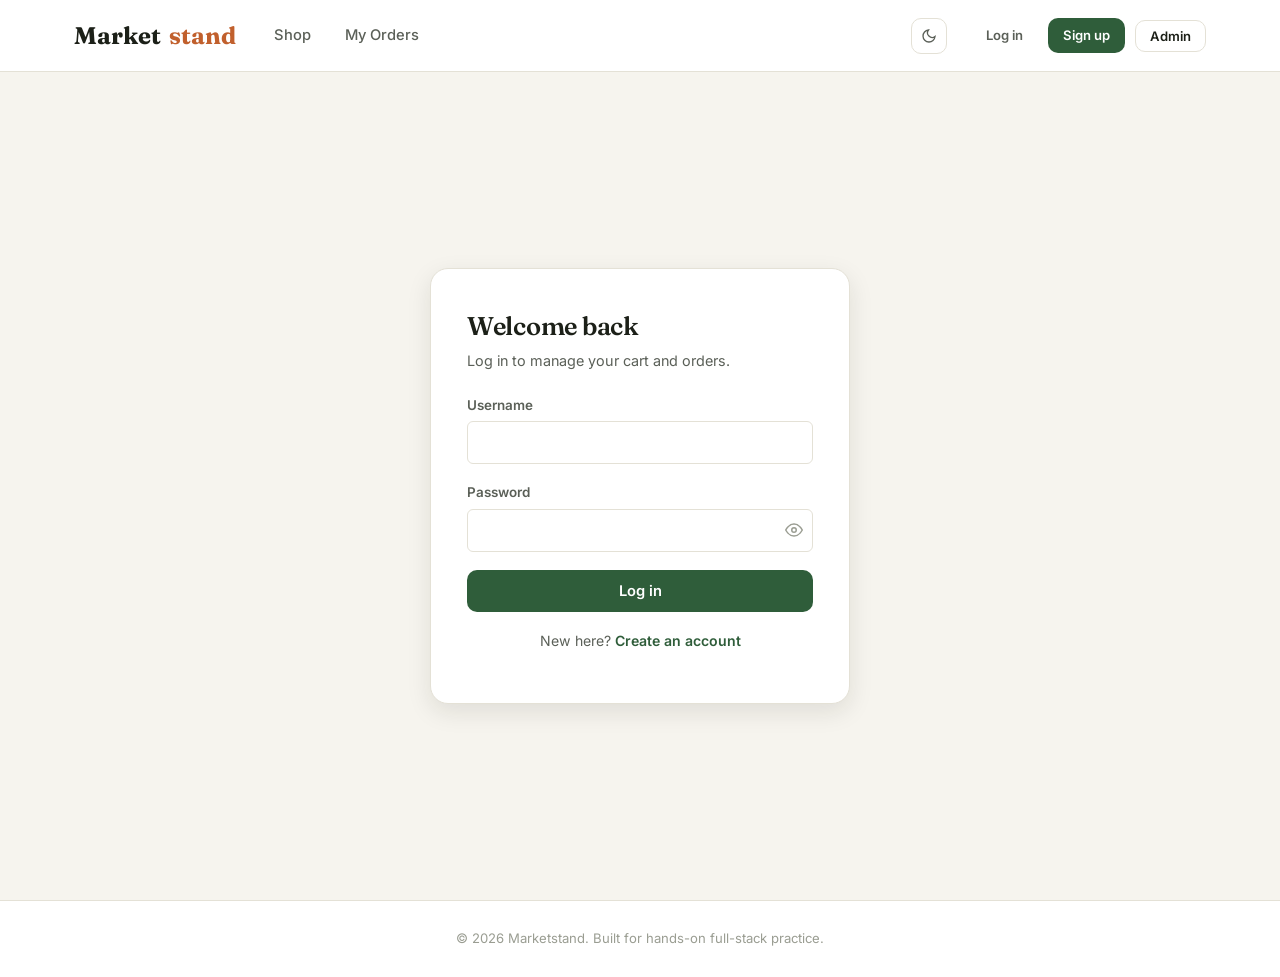
<file: frontend/admin-dashboard.html>
<!DOCTYPE html>
<html lang="en">
<head>
  <meta charset="UTF-8">
  <meta name="viewport" content="width=device-width, initial-scale=1.0">
  <title>Admin Dashboard · Marketstand</title>
  <link rel="stylesheet" href="css/style.css">
</head>
<body data-page="admin-dashboard" data-requires-admin="true">

  <header class="site-header">
    <div class="container">
      <a href="index.html" class="brand">Market<span class="dot">stand</span></a>
      <nav class="main-nav">
        <a href="index.html" data-nav="catalog">Shop</a>
        <a href="orders.html" data-nav="orders">My Orders</a>
        <a href="admin-dashboard.html" data-nav="admin" class="admin-link" id="adminNavLink" hidden>Admin</a>
      </nav>
      <div class="nav-actions" id="navActions"></div>
    </div>
  </header>

  <div class="admin-shell">
    <aside class="admin-sidebar">
      <span class="eyebrow">Admin</span>
      <a href="admin-dashboard.html" data-nav="admin-dashboard">Dashboard</a>
      <a href="admin-products.html" data-nav="admin-products">Products</a>
      <a href="admin-orders.html" data-nav="admin-orders">Orders</a>
      <a href="admin-users.html" data-nav="admin-users">Users</a>
    </aside>

    <main class="admin-main">
      <div class="admin-main-head">
        <h1>Dashboard</h1>
      </div>

      <div class="stat-grid">
        <div class="stat-card"><span>Total Products</span><strong id="statProducts">—</strong></div>
        <div class="stat-card"><span>Total Orders</span><strong id="statOrders">—</strong></div>
        <div class="stat-card"><span>Pending Orders</span><strong id="statPending">—</strong></div>
        <div class="stat-card"><span>Total Revenue</span><strong id="statRevenue">—</strong></div>
      </div>

      <div class="panel">
        <div class="panel-head">
          <h2>Recent Orders</h2>
          <a href="admin-orders.html" class="btn btn-ghost btn-sm">View all</a>
        </div>
        <div id="recentOrdersTable">
          <div class="loading-row">Loading…</div>
        </div>
      </div>
    </main>
  </div>

  <div id="toast-stack"></div>

  <script src="js/config.js"></script>
  <script src="js/api.js"></script>
  <script src="js/ui.js"></script>
  <script src="js/nav.js"></script>
  <script src="js/admin-dashboard.js"></script>
</body>
</html>
</file>
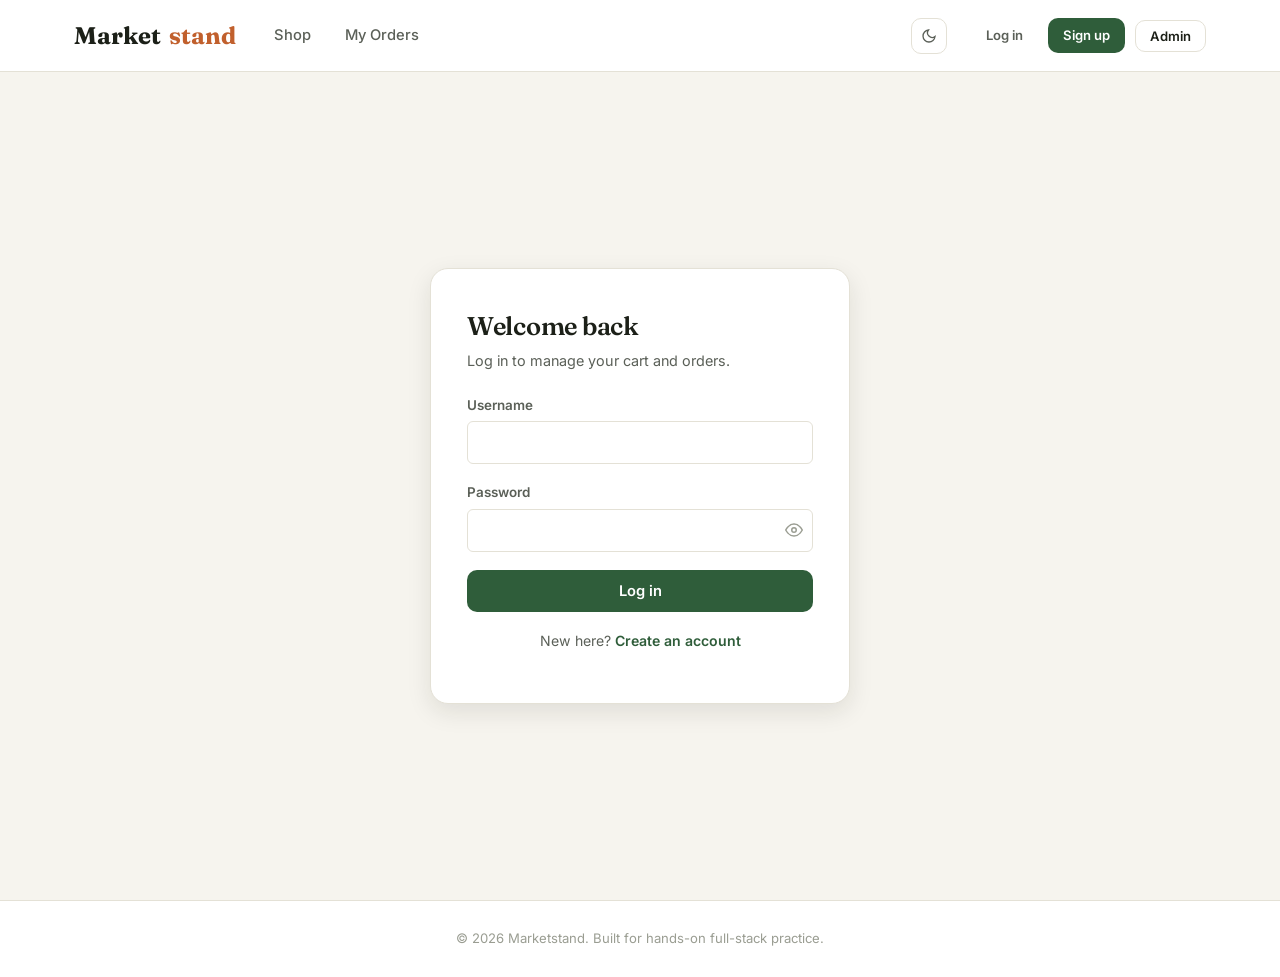
<file: frontend/admin-orders.html>
<!DOCTYPE html>
<html lang="en">
<head>
  <meta charset="UTF-8">
  <meta name="viewport" content="width=device-width, initial-scale=1.0">
  <title>Manage Orders · Marketstand</title>
  <link rel="stylesheet" href="css/style.css">
</head>
<body data-page="admin-orders" data-requires-admin="true">

  <header class="site-header">
    <div class="container">
      <a href="index.html" class="brand">Market<span class="dot">stand</span></a>
      <nav class="main-nav">
        <a href="index.html" data-nav="catalog">Shop</a>
        <a href="orders.html" data-nav="orders">My Orders</a>
        <a href="admin-dashboard.html" data-nav="admin" class="admin-link" id="adminNavLink" hidden>Admin</a>
      </nav>
      <div class="nav-actions" id="navActions"></div>
    </div>
  </header>

  <div class="admin-shell">
    <aside class="admin-sidebar">
      <span class="eyebrow">Admin</span>
      <a href="admin-dashboard.html" data-nav="admin-dashboard">Dashboard</a>
      <a href="admin-products.html" data-nav="admin-products">Products</a>
      <a href="admin-orders.html" data-nav="admin-orders">Orders</a>
      <a href="admin-users.html" data-nav="admin-users">Users</a>
    </aside>

    <main class="admin-main">
      <div class="admin-main-head">
        <h1>Orders</h1>
      </div>

      <div class="panel">
        <div class="panel-head">
          <h2>All Orders</h2>
          <select class="sort-select" id="statusFilter">
            <option value="">All statuses</option>
            <option value="pending">Pending</option>
            <option value="processing">Processing</option>
            <option value="shipped">Shipped</option>
            <option value="delivered">Delivered</option>
            <option value="cancelled">Cancelled</option>
          </select>
        </div>
        <div id="ordersTableContainer">
          <div class="loading-row">Loading orders…</div>
        </div>
      </div>
    </main>
  </div>

  <div id="toast-stack"></div>

  <script src="js/config.js"></script>
  <script src="js/api.js"></script>
  <script src="js/ui.js"></script>
  <script src="js/nav.js"></script>
  <script src="js/admin-orders.js"></script>
</body>
</html>
</file>
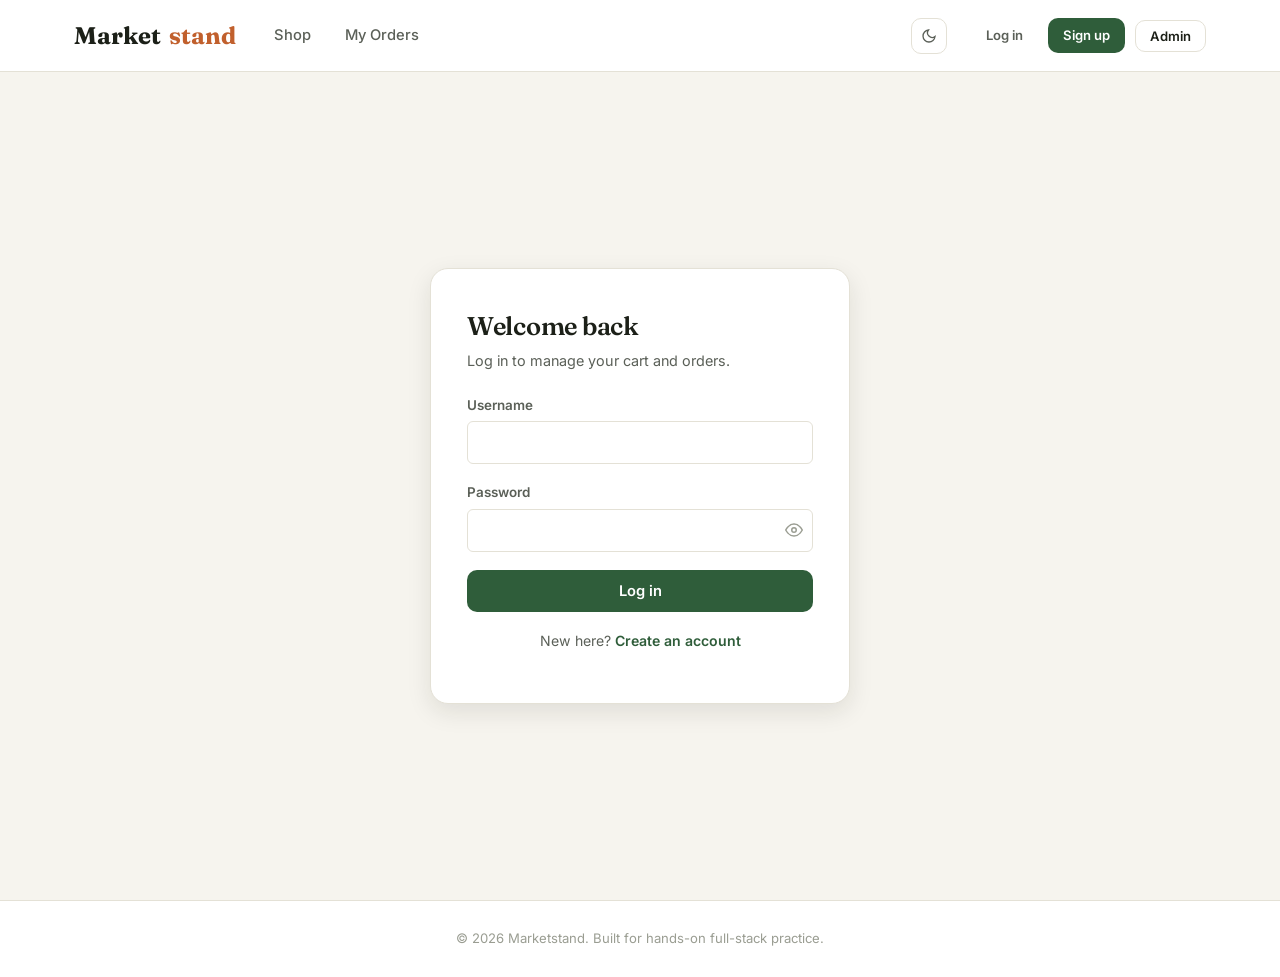
<file: frontend/admin-products.html>
<!DOCTYPE html>
<html lang="en">
<head>
  <meta charset="UTF-8">
  <meta name="viewport" content="width=device-width, initial-scale=1.0">
  <title>Manage Products · Marketstand</title>
  <link rel="stylesheet" href="css/style.css">
</head>
<body data-page="admin-products" data-requires-admin="true">

  <header class="site-header">
    <div class="container">
      <a href="index.html" class="brand">Market<span class="dot">stand</span></a>
      <nav class="main-nav">
        <a href="index.html" data-nav="catalog">Shop</a>
        <a href="orders.html" data-nav="orders">My Orders</a>
        <a href="admin-dashboard.html" data-nav="admin" class="admin-link" id="adminNavLink" hidden>Admin</a>
      </nav>
      <div class="nav-actions" id="navActions"></div>
    </div>
  </header>

  <div class="admin-shell">
    <aside class="admin-sidebar">
      <span class="eyebrow">Admin</span>
      <a href="admin-dashboard.html" data-nav="admin-dashboard">Dashboard</a>
      <a href="admin-products.html" data-nav="admin-products">Products</a>
      <a href="admin-orders.html" data-nav="admin-orders">Orders</a>
      <a href="admin-users.html" data-nav="admin-users">Users</a>
    </aside>

    <main class="admin-main">
      <div class="admin-main-head">
        <h1>Products</h1>
        <button type="button" class="btn btn-primary" id="addProductBtn">Add Product</button>
      </div>

      <div class="panel">
        <div class="panel-head">
          <h2>All Products</h2>
          <div class="search-box">
            <svg width="16" height="16" viewBox="0 0 24 24" fill="none" stroke="currentColor" stroke-width="2">
              <circle cx="11" cy="11" r="7"/><path d="M21 21l-3.5-3.5"/>
            </svg>
            <input type="text" id="productSearchInput" placeholder="Search products…">
          </div>
        </div>
        <div id="productsTableContainer">
          <div class="loading-row">Loading products…</div>
        </div>
      </div>
    </main>
  </div>

  <div class="modal-overlay" id="productModalOverlay" hidden>
    <div class="modal-card">
      <div class="modal-head">
        <h2 id="productModalTitle">Add Product</h2>
        <button type="button" class="modal-close" id="productModalClose" aria-label="Close">&times;</button>
      </div>
      <form id="productForm">
        <input type="hidden" id="productId">

        <div class="field">
          <label for="productName">Name</label>
          <input type="text" id="productName" required>
        </div>

        <div class="form-row-2">
          <div class="field">
            <label for="productPrice">Price</label>
            <input type="number" id="productPrice" min="0" step="0.01" required>
          </div>
          <div class="field">
            <label for="productStock">Stock</label>
            <input type="number" id="productStock" min="0" step="1" required>
          </div>
        </div>

        <div class="field">
          <label for="productCategory">Category</label>
          <select id="productCategory">
            <option value="">Uncategorized</option>
          </select>
        </div>

        <div class="field">
          <label for="productDescription">Description</label>
          <textarea id="productDescription" rows="4"></textarea>
        </div>

        <div class="field">
          <label for="productImageUrl">Image URL</label>
          <input type="url" id="productImageUrl" placeholder="https://example.com/image.jpg">
          <span class="field-hint">Paste an image link. Leave empty to keep the current image when editing.</span>
        </div>

        <div class="field">
          <label>
            <input type="checkbox" id="productActive" checked>
            Active (visible in the storefront)
          </label>
        </div>

        <div class="alert" id="productFormError" hidden></div>

        <div class="modal-foot">
          <button type="button" class="btn btn-outline" id="productCancelBtn">Cancel</button>
          <button type="submit" class="btn btn-primary" id="productSaveBtn">Save Product</button>
        </div>
      </form>
    </div>
  </div>

  <div id="toast-stack"></div>

  <script src="js/config.js"></script>
  <script src="js/api.js"></script>
  <script src="js/ui.js"></script>
  <script src="js/nav.js"></script>
  <script src="js/admin-products.js"></script>
</body>
</html>
</file>
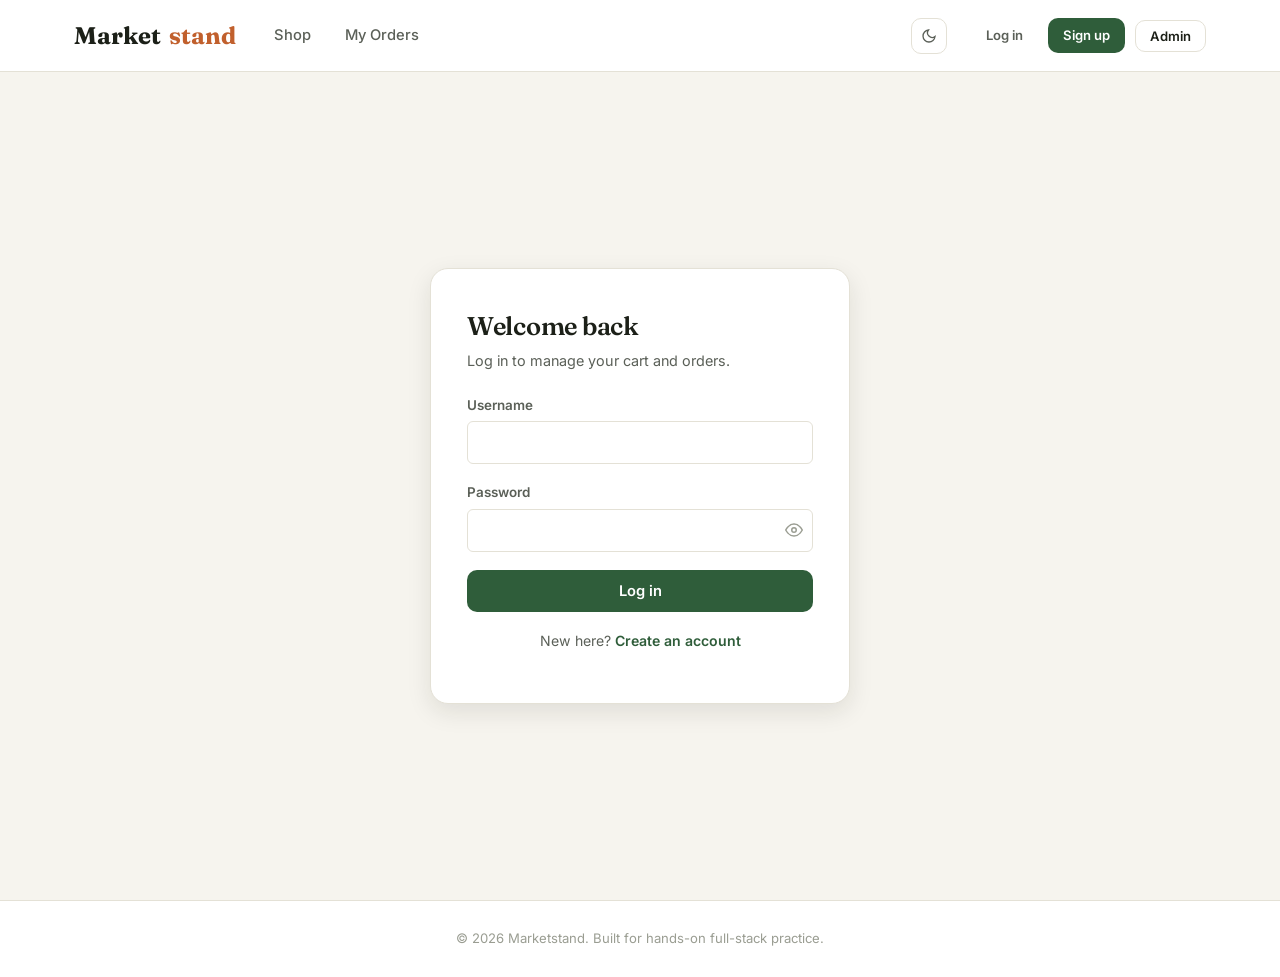
<file: frontend/admin-users.html>
<!DOCTYPE html>
<html lang="en">
<head>
  <meta charset="UTF-8">
  <meta name="viewport" content="width=device-width, initial-scale=1.0">
  <title>Registered Users · Marketstand</title>
  <link rel="stylesheet" href="css/style.css">
</head>
<body data-page="admin-users" data-requires-admin="true">

  <header class="site-header">
    <div class="container">
      <a href="index.html" class="brand">Market<span class="dot">stand</span></a>
      <nav class="main-nav">
        <a href="index.html" data-nav="catalog">Shop</a>
        <a href="orders.html" data-nav="orders">My Orders</a>
        <a href="admin-dashboard.html" data-nav="admin" class="admin-link" id="adminNavLink" hidden>Admin</a>
      </nav>
      <div class="nav-actions" id="navActions"></div>
    </div>
  </header>

  <div class="admin-shell">
    <aside class="admin-sidebar">
      <span class="eyebrow">Admin</span>
      <a href="admin-dashboard.html" data-nav="admin-dashboard">Dashboard</a>
      <a href="admin-products.html" data-nav="admin-products">Products</a>
      <a href="admin-orders.html" data-nav="admin-orders">Orders</a>
      <a href="admin-users.html" data-nav="admin-users">Users</a>
    </aside>

    <main class="admin-main">
      <div class="admin-main-head">
        <h1>Registered Users</h1>
      </div>

      <div class="panel">
        <div class="panel-head">
          <h2>All Users</h2>
          <div class="search-box">
            <svg width="16" height="16" viewBox="0 0 24 24" fill="none" stroke="currentColor" stroke-width="2">
              <circle cx="11" cy="11" r="7"/><path d="M21 21l-3.5-3.5"/>
            </svg>
            <input type="text" id="userSearchInput" placeholder="Search users…">
          </div>
        </div>
        <div id="usersTableContainer">
          <div class="loading-row">Loading users…</div>
        </div>
      </div>
    </main>
  </div>

  <div id="toast-stack"></div>

  <script src="js/config.js"></script>
  <script src="js/api.js"></script>
  <script src="js/ui.js"></script>
  <script src="js/nav.js"></script>
  <script src="js/admin-users.js"></script>
</body>
</html>
</file>
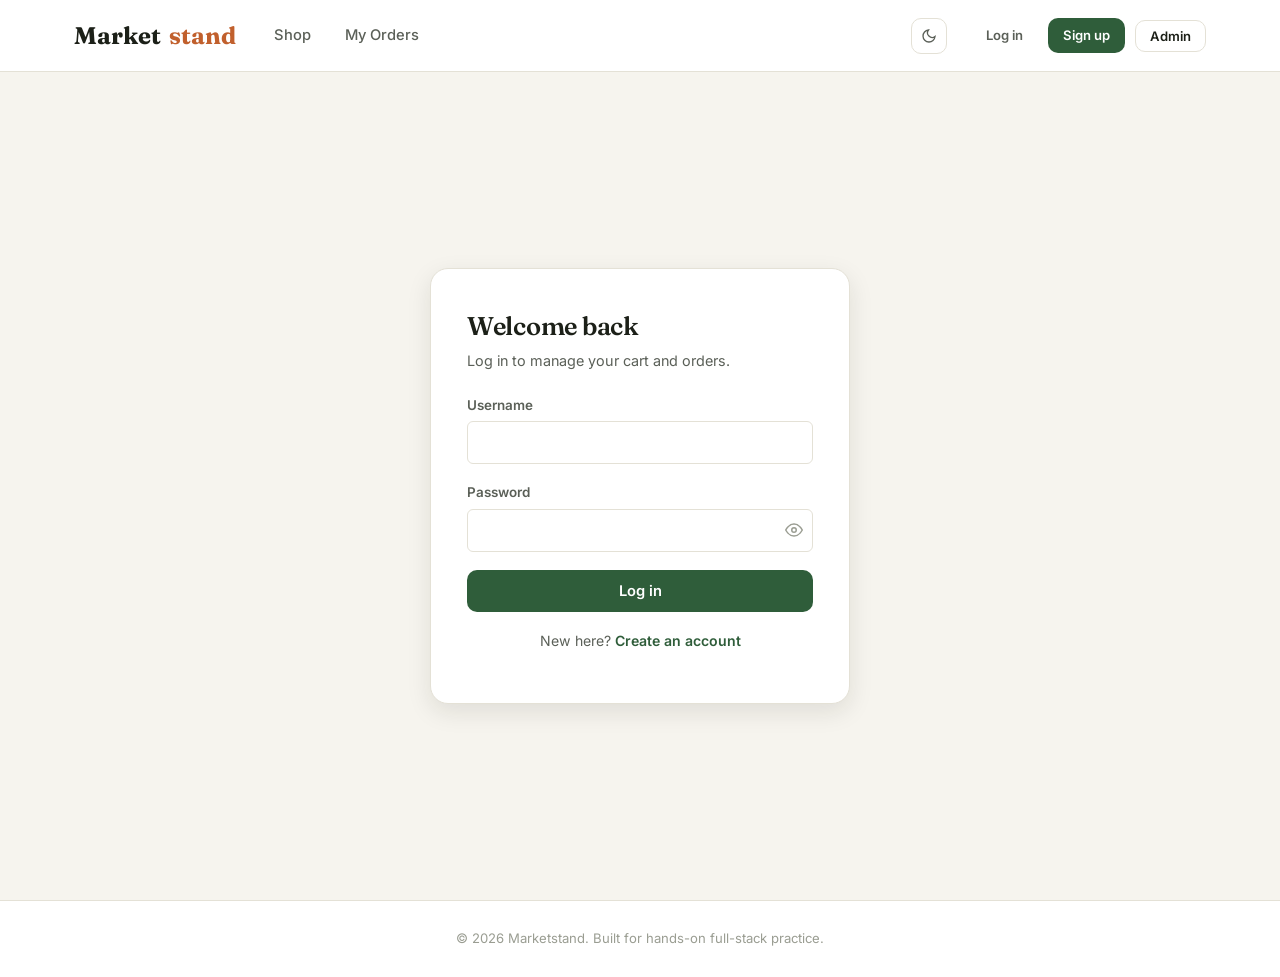
<file: frontend/cart.html>
<!DOCTYPE html>
<html lang="en">
<head>
  <meta charset="UTF-8">
  <meta name="viewport" content="width=device-width, initial-scale=1.0">
  <title>Your Cart · Marketstand</title>
  <link rel="stylesheet" href="css/style.css">
</head>
<body data-page="cart" data-requires-auth="true">

  <header class="site-header">
    <div class="container">
      <a href="index.html" class="brand">Market<span class="dot">stand</span></a>
      <nav class="main-nav">
        <a href="index.html" data-nav="catalog">Shop</a>
        <a href="orders.html" data-nav="orders">My Orders</a>
        <a href="admin-dashboard.html" data-nav="admin" class="admin-link" id="adminNavLink" hidden>Admin</a>
      </nav>
      <div class="nav-actions" id="navActions"></div>
    </div>
  </header>

  <main>
    <div class="page-head container">
      <div class="breadcrumb"><a href="index.html">Shop</a> / Cart</div>
      <h1>Your Cart</h1>
    </div>

    <div class="split-layout container">
      <div id="cartItemsContainer">
        <div class="loading-row">Loading your cart…</div>
      </div>

      <aside class="summary-card">
        <h3>Order Summary</h3>
        <div class="summary-row"><span>Subtotal</span><span id="summarySubtotal">₹0.00</span></div>
        <div class="summary-row"><span>Shipping</span><span>Free</span></div>
        <div class="summary-row total"><span>Total</span><span class="price-tag" id="summaryTotal">₹0.00</span></div>
        <button type="button" class="btn btn-primary btn-block" id="checkoutBtn" disabled style="margin-top: 18px;">
          Proceed to Checkout
        </button>
      </aside>
    </div>
  </main>

  <footer class="site-footer">
    <div class="container">© 2026 Marketstand. Built for hands-on full-stack practice.</div>
  </footer>

  <div id="toast-stack"></div>

  <script src="js/config.js"></script>
  <script src="js/api.js"></script>
  <script src="js/ui.js"></script>
  <script src="js/nav.js"></script>
  <script src="js/cart.js"></script>
</body>
</html>
</file>
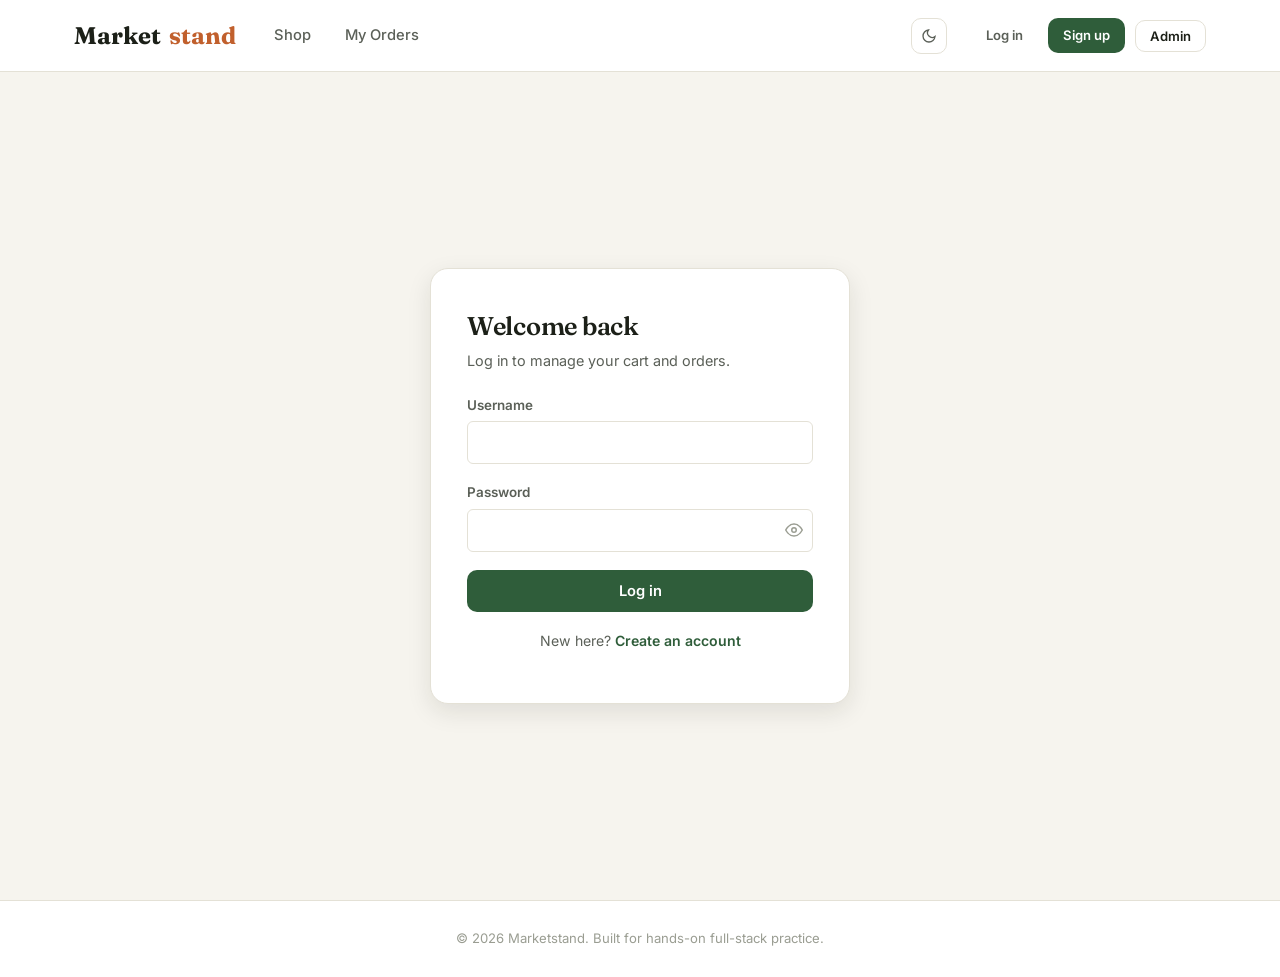
<file: frontend/checkout.html>
<!DOCTYPE html>
<html lang="en">
<head>
  <meta charset="UTF-8">
  <meta name="viewport" content="width=device-width, initial-scale=1.0">
  <title>Checkout · Marketstand</title>
  <link rel="stylesheet" href="css/style.css">
</head>
<body data-page="checkout" data-requires-auth="true">

  <header class="site-header">
    <div class="container">
      <a href="index.html" class="brand">Market<span class="dot">stand</span></a>
      <nav class="main-nav">
        <a href="index.html" data-nav="catalog">Shop</a>
        <a href="orders.html" data-nav="orders">My Orders</a>
        <a href="admin-dashboard.html" data-nav="admin" class="admin-link" id="adminNavLink" hidden>Admin</a>
      </nav>
      <div class="nav-actions" id="navActions"></div>
    </div>
  </header>

  <main>
    <div class="page-head container">
      <div class="breadcrumb"><a href="index.html">Shop</a> / <a href="cart.html">Cart</a> / Checkout</div>
      <h1>Checkout</h1>
    </div>

    <div class="split-layout container">
      <form id="checkoutForm">
        <div class="field">
          <label for="shippingAddress">Shipping address</label>
          <textarea id="shippingAddress" required placeholder="Street, city, state, ZIP"></textarea>
        </div>
        <div class="field">
          <label for="contactPhone">Contact phone (optional)</label>
          <input type="tel" id="contactPhone" placeholder="12345 54321">
        </div>
        <div class="alert alert-error" id="checkoutError" hidden></div>
        <button type="submit" class="btn btn-primary btn-block" id="placeOrderBtn">Place Order</button>
      </form>

      <aside class="summary-card">
        <h3>Order Summary</h3>
        <div id="checkoutItems">
          <div class="loading-row">Loading…</div>
        </div>
        <div class="summary-row total"><span>Total</span><span class="price-tag" id="checkoutTotal">₹0.00</span></div>
      </aside>
    </div>
  </main>

  <footer class="site-footer">
    <div class="container">© 2026 Marketstand. Built for hands-on full-stack practice.</div>
  </footer>

  <div id="toast-stack"></div>

  <script src="js/config.js"></script>
  <script src="js/api.js"></script>
  <script src="js/ui.js"></script>
  <script src="js/nav.js"></script>
  <script src="js/checkout.js"></script>
</body>
</html>
</file>
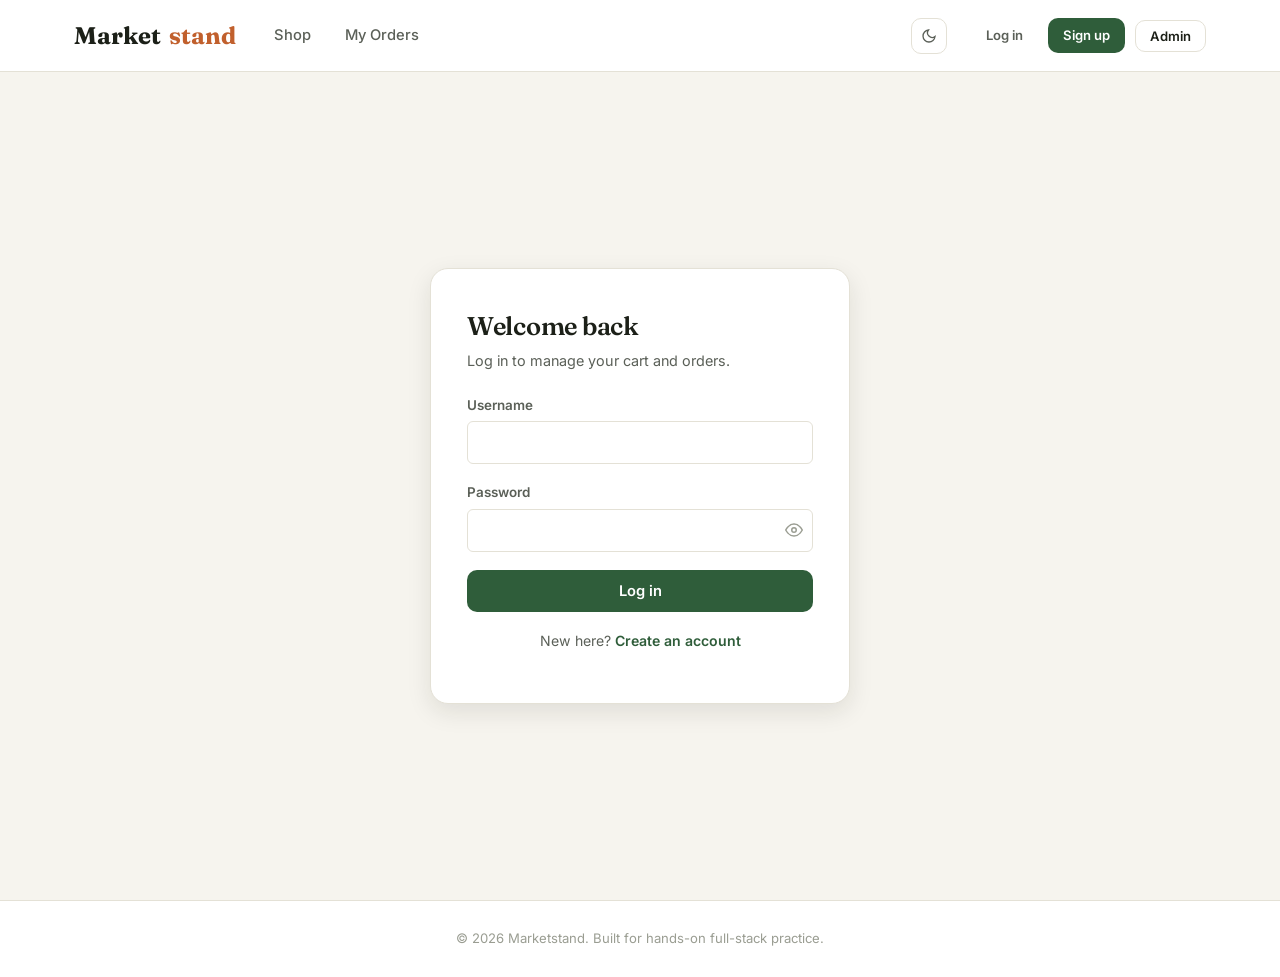
<file: frontend/login.html>
<!DOCTYPE html>
<html lang="en">
<head>
  <meta charset="UTF-8">
  <meta name="viewport" content="width=device-width, initial-scale=1.0">
  <title>Log In · Marketstand</title>
  <link rel="stylesheet" href="css/style.css">
</head>
<body data-page="login">

  <header class="site-header">
    <div class="container">
      <a href="index.html" class="brand">Market<span class="dot">stand</span></a>
      <nav class="main-nav">
        <a href="index.html" data-nav="catalog">Shop</a>
        <a href="orders.html" data-nav="orders">My Orders</a>
        <a href="admin-dashboard.html" data-nav="admin" class="admin-link" id="adminNavLink" hidden>Admin</a>
      </nav>
      <div class="nav-actions" id="navActions"></div>
    </div>
  </header>

  <main class="auth-shell">
    <div class="auth-card">
      <h1>Welcome back</h1>
      <p class="sub">Log in to manage your cart and orders.</p>

      <div class="alert alert-error" id="authError" hidden></div>

      <form id="loginForm">
        <div class="field">
          <label for="username">Username</label>
          <input type="text" id="username" required autocomplete="username">
        </div>
        <div class="field">
          <label for="password">Password</label>
          <div class="pw-wrap">
            <input type="password" id="password" required autocomplete="current-password">
            <button type="button" class="pw-toggle" aria-label="Show password" onclick="
              var i=document.getElementById('password');
              var show=i.type==='password';
              i.type=show?'text':'password';
              this.innerHTML=show?'<svg width=18 height=18 viewBox=\'0 0 24 24\' fill=\'none\' stroke=\'currentColor\' stroke-width=\'2\'><path d=\'M17.94 17.94A10.07 10.07 0 0 1 12 20c-7 0-11-8-11-8a18.45 18.45 0 0 1 5.06-5.94M9.9 4.24A9.12 9.12 0 0 1 12 4c7 0 11 8 11 8a18.5 18.5 0 0 1-2.16 3.19m-6.72-1.07a3 3 0 1 1-4.24-4.24\'/><line x1=\'1\' y1=\'1\' x2=\'23\' y2=\'23\'/></svg>':'<svg width=18 height=18 viewBox=\'0 0 24 24\' fill=\'none\' stroke=\'currentColor\' stroke-width=\'2\'><path d=\'M1 12s4-8 11-8 11 8 11 8-4 8-11 8-11-8-11-8z\'/><circle cx=\'12\' cy=\'12\' r=\'3\'/></svg>';
            ">
              <svg width="18" height="18" viewBox="0 0 24 24" fill="none" stroke="currentColor" stroke-width="2"><path d="M1 12s4-8 11-8 11 8 11 8-4 8-11 8-11-8-11-8z"/><circle cx="12" cy="12" r="3"/></svg>
            </button>
          </div>
        </div>
        <button type="submit" class="btn btn-primary btn-block">Log in</button>
      </form>

      <p class="auth-switch">New here? <a href="register.html">Create an account</a></p>

    </div>
  </main>

  <footer class="site-footer">
    <div class="container">© 2026 Marketstand. Built for hands-on full-stack practice.</div>
  </footer>

  <div id="toast-stack"></div>

  <script src="js/config.js"></script>
  <script src="js/api.js"></script>
  <script src="js/ui.js"></script>
  <script src="js/nav.js"></script>
  <script src="js/auth.js"></script>
</body>
</html>
</file>
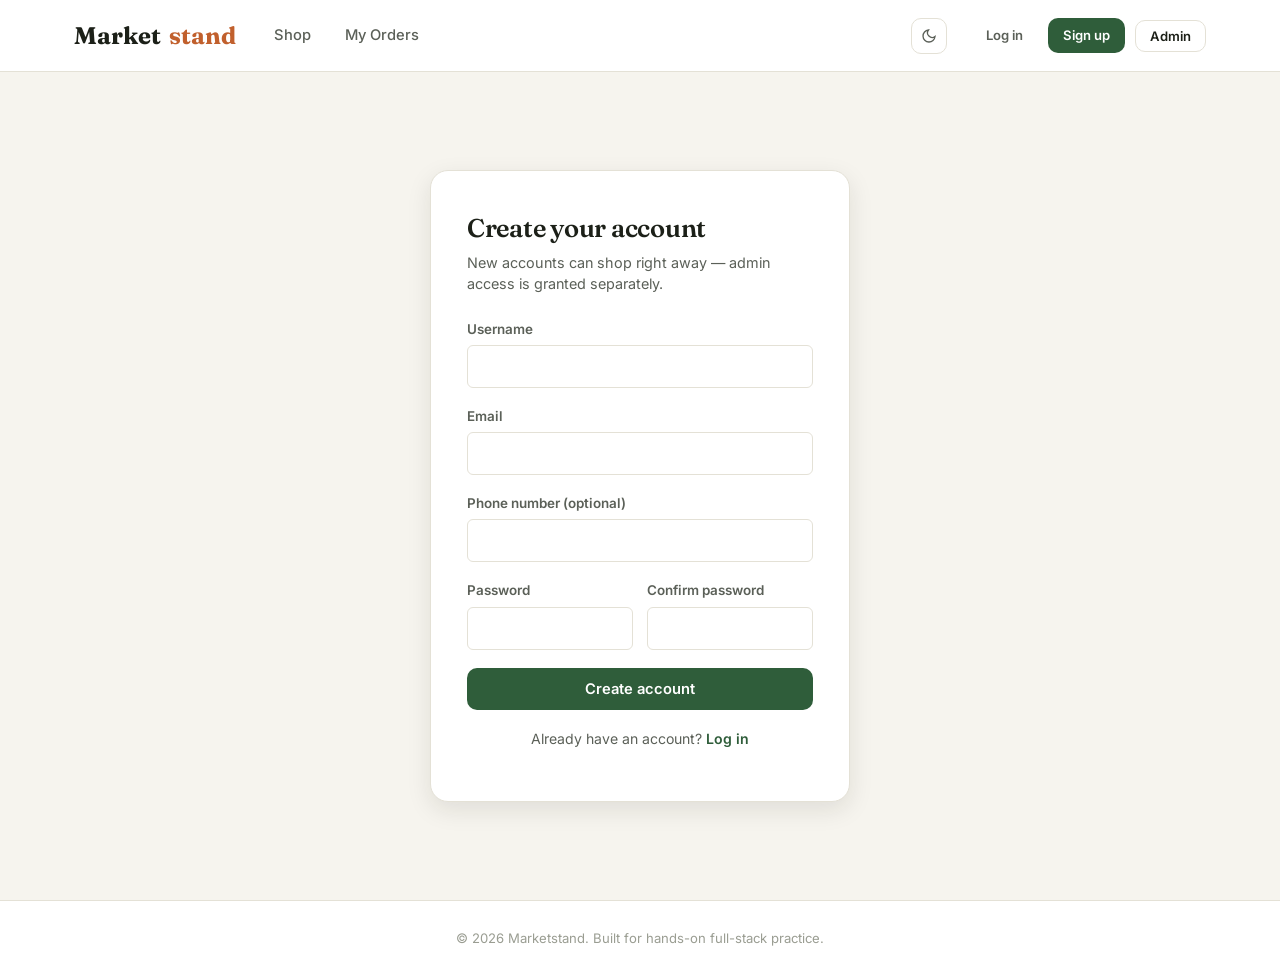
<file: frontend/register.html>
<!DOCTYPE html>
<html lang="en">
<head>
  <meta charset="UTF-8">
  <meta name="viewport" content="width=device-width, initial-scale=1.0">
  <title>Sign Up · Marketstand</title>
  <link rel="stylesheet" href="css/style.css">
</head>
<body data-page="register">

  <header class="site-header">
    <div class="container">
      <a href="index.html" class="brand">Market<span class="dot">stand</span></a>
      <nav class="main-nav">
        <a href="index.html" data-nav="catalog">Shop</a>
        <a href="orders.html" data-nav="orders">My Orders</a>
        <a href="admin-dashboard.html" data-nav="admin" class="admin-link" id="adminNavLink" hidden>Admin</a>
      </nav>
      <div class="nav-actions" id="navActions"></div>
    </div>
  </header>

  <main class="auth-shell">
    <div class="auth-card">
      <h1>Create your account</h1>
      <p class="sub">New accounts can shop right away — admin access is granted separately.</p>

      <div class="alert alert-error" id="authError" hidden></div>

      <form id="registerForm">
        <div class="field">
          <label for="regUsername">Username</label>
          <input type="text" id="regUsername" required autocomplete="username">
        </div>
        <div class="field">
          <label for="regEmail">Email</label>
          <input type="email" id="regEmail" required autocomplete="email">
        </div>
        <div class="field">
          <label for="regPhone">Phone number (optional)</label>
          <input type="tel" id="regPhone" autocomplete="tel">
        </div>
        <div class="form-row-2">
          <div class="field">
            <label for="regPassword">Password</label>
            <input type="password" id="regPassword" required autocomplete="new-password">
          </div>
          <div class="field">
            <label for="regPassword2">Confirm password</label>
            <input type="password" id="regPassword2" required autocomplete="new-password">
          </div>
        </div>
        <button type="submit" class="btn btn-primary btn-block">Create account</button>
      </form>

      <p class="auth-switch">Already have an account? <a href="login.html">Log in</a></p>
    </div>
  </main>

  <footer class="site-footer">
    <div class="container">© 2026 Marketstand. Built for hands-on full-stack practice.</div>
  </footer>

  <div id="toast-stack"></div>

  <script src="js/config.js"></script>
  <script src="js/api.js"></script>
  <script src="js/ui.js"></script>
  <script src="js/nav.js"></script>
  <script src="js/auth.js"></script>
</body>
</html>
</file>
<file: frontend/css/style.css>
@import url('https://fonts.googleapis.com/css2?family=Fraunces:opsz,wght@9..144,400;9..144,500;9..144,600;9..144,700&family=Inter:wght@400;500;600;700&family=JetBrains+Mono:wght@400;500;600&display=swap');

/* Password show/hide toggle */
.pw-wrap { position: relative; display: flex; align-items: center; }
.pw-wrap input { flex: 1; padding-right: 40px; }
.pw-toggle {
  position: absolute; right: 10px;
  background: none; border: none; padding: 0;
  cursor: pointer; color: var(--ink-faint);
  display: flex; align-items: center;
}
.pw-toggle:hover { color: var(--ink); }

/* Ensure the HTML hidden attribute always wins over display rules in classes */
[hidden] { display: none !important; }

/* ---------------------------------------------------------------------
   Tokens
--------------------------------------------------------------------- */
:root {
  --bg: #ffffff;
  --bg-soft: #f6f4ee;
  --bg-tint: #eef1e9;
  --ink: #1c2018;
  --ink-soft: #5b6058;
  --ink-faint: #9a9d92;

  --primary: #2f5d3a;
  --primary-dark: #1f4128;
  --primary-soft: #e7efe6;

  --accent: #c1602d;
  --accent-dark: #9c4c22;
  --accent-soft: #f7e6da;

  --line: #e4e1d6;

  --danger: #b3261e;
  --danger-soft: #fbe9e7;
  --warning: #a9711b;
  --warning-soft: #f8eed9;
  --info: #2b5a7a;
  --info-soft: #e4eef4;

  --radius-sm: 6px;
  --radius-md: 10px;
  --radius-lg: 18px;

  --shadow-sm: 0 1px 2px rgba(28, 32, 24, 0.07);
  --shadow-md: 0 8px 24px rgba(28, 32, 24, 0.10);
  --shadow-lg: 0 18px 48px rgba(28, 32, 24, 0.16);

  --font-display: "Fraunces", Georgia, serif;
  --font-body: "Inter", system-ui, -apple-system, sans-serif;
  --font-mono: "JetBrains Mono", "SFMono-Regular", monospace;

  --nav-h: 72px;
}

/* ---------------------------------------------------------------------
   Reset & base
--------------------------------------------------------------------- */
* { box-sizing: border-box; }
html, body { margin: 0; padding: 0; }
body {
  font-family: var(--font-body);
  color: var(--ink);
  background: var(--bg);
  line-height: 1.5;
  -webkit-font-smoothing: antialiased;
}
img { max-width: 100%; display: block; }
a { color: inherit; text-decoration: none; }
button { font-family: inherit; cursor: pointer; }
ul { margin: 0; padding: 0; list-style: none; }
h1, h2, h3, h4 {
  font-family: var(--font-display);
  font-weight: 600;
  margin: 0 0 0.4em;
  letter-spacing: -0.01em;
  color: var(--ink);
}
p { margin: 0 0 1em; }
:focus-visible {
  outline: 2px solid var(--primary);
  outline-offset: 2px;
}

.container {
  width: 100%;
  max-width: 1180px;
  margin: 0 auto;
  padding: 0 24px;
}

main { min-height: calc(100vh - var(--nav-h) - 220px); }

.visually-hidden {
  position: absolute !important;
  width: 1px; height: 1px;
  overflow: hidden;
  clip: rect(0 0 0 0);
}

/* ---------------------------------------------------------------------
   Buttons
--------------------------------------------------------------------- */
.btn {
  display: inline-flex;
  align-items: center;
  justify-content: center;
  gap: 8px;
  font-family: var(--font-body);
  font-weight: 600;
  font-size: 0.92rem;
  padding: 11px 20px;
  border-radius: var(--radius-md);
  border: 1px solid transparent;
  background: var(--ink);
  color: #fff;
  transition: transform 0.12s ease, box-shadow 0.12s ease, background 0.15s ease;
}
.btn:hover { transform: translateY(-1px); box-shadow: var(--shadow-sm); }
.btn:active { transform: translateY(0); }
.btn:disabled { opacity: 0.5; cursor: not-allowed; transform: none; box-shadow: none; }

.btn-primary { background: var(--primary); }
.btn-primary:hover { background: var(--primary-dark); }

.btn-accent { background: var(--accent); }
.btn-accent:hover { background: var(--accent-dark); }

.btn-outline {
  background: transparent;
  color: var(--ink);
  border-color: var(--line);
}
.btn-outline:hover { border-color: var(--ink); background: var(--bg-soft); }

.btn-danger { background: var(--danger); }
.btn-danger:hover { background: #8f1f19; }

.btn-ghost {
  background: transparent;
  color: var(--ink-soft);
  padding: 8px 12px;
}
.btn-ghost:hover { color: var(--ink); background: var(--bg-soft); box-shadow: none; }

.btn-sm { padding: 7px 14px; font-size: 0.82rem; }
.btn-block { width: 100%; }

/* ---------------------------------------------------------------------
   Forms
--------------------------------------------------------------------- */
.field { margin-bottom: 18px; }
.field label {
  display: block;
  font-size: 0.84rem;
  font-weight: 600;
  margin-bottom: 6px;
  color: var(--ink-soft);
}
.field-hint { font-size: 0.78rem; color: var(--ink-faint); margin-top: 5px; }
.field-error { font-size: 0.8rem; color: var(--danger); margin-top: 5px; }

input, select, textarea {
  width: 100%;
  font-family: var(--font-body);
  font-size: 0.95rem;
  padding: 11px 13px;
  border: 1px solid var(--line);
  border-radius: var(--radius-sm);
  background: #fff;
  color: var(--ink);
}
input:focus, select:focus, textarea:focus {
  outline: none;
  border-color: var(--primary);
  box-shadow: 0 0 0 3px var(--primary-soft);
}
input.invalid, select.invalid, textarea.invalid { border-color: var(--danger); }
textarea { resize: vertical; min-height: 90px; }

.qty-control {
  display: inline-flex;
  align-items: stretch;
  border: 1px solid var(--line);
  border-radius: var(--radius-sm);
  overflow: hidden;
}
.qty-control button {
  background: var(--bg-soft);
  border: none;
  width: 32px;
  font-size: 1rem;
  color: var(--ink-soft);
}
.qty-control button:hover { background: var(--bg-tint); color: var(--ink); }
.qty-control input {
  width: 44px;
  text-align: center;
  border: none;
  border-left: 1px solid var(--line);
  border-right: 1px solid var(--line);
  border-radius: 0;
  font-family: var(--font-mono);
  padding: 6px 4px;
}

/* ---------------------------------------------------------------------
   Top navigation
--------------------------------------------------------------------- */
.site-header {
  height: var(--nav-h);
  border-bottom: 1px solid var(--line);
  background: #fff;
  position: sticky;
  top: 0;
  z-index: 50;
}
.site-header .container {
  height: 100%;
  display: flex;
  align-items: center;
  justify-content: space-between;
  gap: 24px;
}
.brand {
  font-family: var(--font-display);
  font-size: 1.5rem;
  font-weight: 700;
  display: flex;
  align-items: baseline;
  gap: 8px;
  white-space: nowrap;
}
.brand .dot { color: var(--accent); }

.main-nav { display: flex; align-items: center; gap: 6px; flex: 1; }
.main-nav a {
  padding: 8px 14px;
  border-radius: var(--radius-sm);
  font-size: 0.92rem;
  font-weight: 500;
  color: var(--ink-soft);
}
.main-nav a:hover { background: var(--bg-soft); color: var(--ink); }
.main-nav a.active { color: var(--primary); font-weight: 600; }
.main-nav .admin-link { color: var(--accent-dark); }

.nav-actions { display: flex; align-items: center; gap: 10px; }
.cart-link {
  position: relative;
  display: inline-flex;
  align-items: center;
  gap: 6px;
  padding: 9px 14px;
  border-radius: var(--radius-md);
  border: 1px solid var(--line);
  font-weight: 600;
  font-size: 0.88rem;
}
.cart-link:hover { background: var(--bg-soft); }
.cart-badge {
  background: var(--accent);
  color: #fff;
  font-family: var(--font-mono);
  font-size: 0.72rem;
  font-weight: 600;
  min-width: 18px;
  height: 18px;
  border-radius: 9px;
  display: inline-flex;
  align-items: center;
  justify-content: center;
  padding: 0 4px;
}
.user-pill {
  display: inline-flex;
  align-items: center;
  gap: 8px;
  font-size: 0.88rem;
  padding: 8px 12px;
  border-radius: var(--radius-md);
  background: var(--bg-soft);
}
.user-pill .role-badge {
  font-family: var(--font-mono);
  font-size: 0.66rem;
  text-transform: uppercase;
  letter-spacing: 0.04em;
  background: var(--primary-soft);
  color: var(--primary-dark);
  padding: 2px 6px;
  border-radius: 4px;
}
.nav-toggle { display: none; }

/* ---------------------------------------------------------------------
   Hero
--------------------------------------------------------------------- */
.hero {
  background: var(--bg-soft);
  border-bottom: 1px solid var(--line);
  padding: 56px 0 48px;
}
.hero .container { display: flex; align-items: flex-end; justify-content: space-between; gap: 32px; flex-wrap: wrap; }
.hero-eyebrow {
  font-family: var(--font-mono);
  font-size: 0.78rem;
  letter-spacing: 0.08em;
  text-transform: uppercase;
  color: var(--accent-dark);
  margin-bottom: 10px;
  display: block;
}
.hero h1 { font-size: clamp(2rem, 4vw, 2.8rem); max-width: 30ch; margin-bottom: 12px; }
.hero p { color: var(--ink-soft); max-width: 46ch; margin-bottom: 0; }
.hero-stats { display: flex; gap: 28px; }
.hero-stat { text-align: right; }
.hero-stat strong { display: block; font-family: var(--font-display); font-size: 1.8rem; color: var(--primary-dark); }
.hero-stat span { font-size: 0.78rem; color: var(--ink-soft); }

/* ---------------------------------------------------------------------
   Catalog toolbar & layout
--------------------------------------------------------------------- */
.catalog-layout {
  display: grid;
  grid-template-columns: 220px 1fr;
  gap: 36px;
  padding: 40px 0 64px;
  align-items: start;
}
.filter-panel {
  border: 1px solid var(--line);
  border-radius: var(--radius-lg);
  padding: 20px;
  position: sticky;
  top: calc(var(--nav-h) + 20px);
}
.filter-panel h3 {
  font-size: 0.9rem;
  font-family: var(--font-body);
  text-transform: uppercase;
  letter-spacing: 0.04em;
  color: var(--ink-soft);
  margin-bottom: 14px;
}
.filter-list button {
  display: block;
  width: 100%;
  text-align: left;
  background: none;
  border: none;
  padding: 8px 10px;
  border-radius: var(--radius-sm);
  font-size: 0.9rem;
  color: var(--ink-soft);
}
.filter-list button:hover { background: var(--bg-soft); color: var(--ink); }
.filter-list button.active { background: var(--primary-soft); color: var(--primary-dark); font-weight: 600; }

.toolbar {
  display: flex;
  align-items: center;
  justify-content: space-between;
  gap: 16px;
  margin-bottom: 24px;
  flex-wrap: wrap;
}
.search-box { position: relative; flex: 1; max-width: 360px; }
.search-box input { padding-left: 38px; }
.search-box svg {
  position: absolute;
  left: 12px; top: 50%;
  transform: translateY(-50%);
  color: var(--ink-faint);
}
.sort-select { width: auto; min-width: 180px; }

/* ---------------------------------------------------------------------
   Product grid & card
--------------------------------------------------------------------- */
.product-grid {
  display: grid;
  grid-template-columns: repeat(auto-fill, minmax(230px, 1fr));
  gap: 22px;
}
.product-card {
  border: 1px solid var(--line);
  border-radius: var(--radius-lg);
  overflow: hidden;
  background: #fff;
  display: flex;
  flex-direction: column;
  transition: box-shadow 0.15s ease, transform 0.15s ease;
}
.product-card:hover { box-shadow: var(--shadow-md); transform: translateY(-2px); }
.product-thumb {
  aspect-ratio: 1 / 0.85;
  background: var(--bg-soft);
  display: flex;
  align-items: center;
  justify-content: center;
  color: var(--ink-faint);
  font-family: var(--font-display);
  font-size: 2.2rem;
  position: relative;
}
.product-thumb img { width: 100%; height: 100%; object-fit: cover; }
.stock-flag {
  position: absolute;
  top: 10px; left: 10px;
  font-size: 0.68rem;
  font-family: var(--font-mono);
  text-transform: uppercase;
  letter-spacing: 0.03em;
  padding: 3px 8px;
  border-radius: 20px;
  background: var(--danger-soft);
  color: var(--danger);
}
.product-body { padding: 16px; display: flex; flex-direction: column; gap: 8px; flex: 1; }
.product-category {
  font-size: 0.72rem;
  text-transform: uppercase;
  letter-spacing: 0.05em;
  color: var(--ink-faint);
  font-family: var(--font-mono);
}
.product-name { font-size: 1.05rem; margin: 0; }
.product-desc { font-size: 0.85rem; color: var(--ink-soft); flex: 1;
  display: -webkit-box; -webkit-line-clamp: 2; -webkit-box-orient: vertical; overflow: hidden; margin: 0; }
.product-footer { display: flex; align-items: center; justify-content: space-between; margin-top: 6px; gap: 10px; }

/* Signature element: a hand-tagged price ticket */
.price-tag {
  position: relative;
  display: inline-flex;
  align-items: center;
  font-family: var(--font-mono);
  font-weight: 600;
  font-size: 0.92rem;
  color: #fff;
  background: var(--accent);
  padding: 6px 12px 6px 20px;
  border-radius: 3px 10px 10px 3px;
  transform: rotate(-2deg);
  box-shadow: var(--shadow-sm);
  white-space: nowrap;
}
.price-tag::before {
  content: "";
  position: absolute;
  left: 7px; top: 50%;
  width: 5px; height: 5px;
  border-radius: 50%;
  transform: translateY(-50%);
  background: var(--bg);
  box-shadow: inset 0 0 0 1px rgba(0, 0, 0, 0.18);
}
.price-tag.lg { font-size: 1.2rem; padding: 9px 16px 9px 26px; }
.price-tag.lg::before { left: 9px; width: 6px; height: 6px; }
.price-tag.muted { background: var(--ink); }

.add-to-cart-row { display: flex; align-items: center; gap: 8px; margin-top: 10px; }
.add-to-cart-row .btn { flex: 1; }

/* ---------------------------------------------------------------------
   Empty / loading / error states
--------------------------------------------------------------------- */
.empty-state {
  text-align: center;
  padding: 64px 24px;
  color: var(--ink-soft);
  border: 1px dashed var(--line);
  border-radius: var(--radius-lg);
}
.empty-state h3 { color: var(--ink); margin-bottom: 6px; }
.loading-row { padding: 40px 0; text-align: center; color: var(--ink-faint); font-family: var(--font-mono); font-size: 0.85rem; }

.alert {
  padding: 12px 16px;
  border-radius: var(--radius-md);
  font-size: 0.88rem;
  margin-bottom: 18px;
  border: 1px solid transparent;
}
.alert-error { background: var(--danger-soft); color: var(--danger); border-color: rgba(179,38,30,0.2); }
.alert-success { background: var(--primary-soft); color: var(--primary-dark); border-color: rgba(47,93,58,0.2); }
.alert-info { background: var(--info-soft); color: var(--info); border-color: rgba(43,90,122,0.2); }

/* Toasts */
#toast-stack {
  position: fixed;
  bottom: 24px; right: 24px;
  display: flex; flex-direction: column; gap: 10px;
  z-index: 200;
}
.toast {
  background: var(--ink);
  color: #fff;
  padding: 12px 18px;
  border-radius: var(--radius-md);
  box-shadow: var(--shadow-lg);
  font-size: 0.88rem;
  max-width: 320px;
  animation: toast-in 0.2s ease;
}
.toast.toast-error { background: var(--danger); }
.toast.toast-success { background: var(--primary); }
@keyframes toast-in { from { opacity: 0; transform: translateY(8px); } to { opacity: 1; transform: translateY(0); } }

/* ---------------------------------------------------------------------
   Status badges (orders)
--------------------------------------------------------------------- */
.status-badge {
  font-family: var(--font-mono);
  font-size: 0.72rem;
  text-transform: uppercase;
  letter-spacing: 0.04em;
  padding: 4px 10px;
  border-radius: 20px;
  display: inline-block;
}
.status-pending { background: var(--warning-soft); color: var(--warning); }
.status-processing { background: var(--info-soft); color: var(--info); }
.status-shipped { background: var(--primary-soft); color: var(--primary-dark); }
.status-delivered { background: #e3f1e6; color: #1f6b34; }
.status-cancelled { background: var(--danger-soft); color: var(--danger); }

/* ---------------------------------------------------------------------
   Auth pages
--------------------------------------------------------------------- */
.auth-shell {
  min-height: calc(100vh - var(--nav-h));
  display: flex;
  align-items: center;
  justify-content: center;
  background: var(--bg-soft);
  padding: 40px 20px;
}
.auth-card {
  background: #fff;
  border: 1px solid var(--line);
  border-radius: var(--radius-lg);
  padding: 38px 36px;
  width: 100%;
  max-width: 420px;
  box-shadow: var(--shadow-md);
}
.auth-card h1 { font-size: 1.6rem; margin-bottom: 4px; }
.auth-card .sub { color: var(--ink-soft); font-size: 0.9rem; margin-bottom: 24px; }
.auth-switch { text-align: center; margin-top: 18px; font-size: 0.88rem; color: var(--ink-soft); }
.auth-switch a { color: var(--primary); font-weight: 600; }
.form-row-2 { display: grid; grid-template-columns: 1fr 1fr; gap: 14px; }
.demo-creds {
  margin-top: 20px;
  padding: 12px 14px;
  background: var(--bg-soft);
  border-radius: var(--radius-sm);
  font-size: 0.78rem;
  color: var(--ink-soft);
  font-family: var(--font-mono);
  line-height: 1.6;
}

/* ---------------------------------------------------------------------
   Cart & checkout
--------------------------------------------------------------------- */
.page-head { padding: 36px 0 8px; }
.page-head h1 { font-size: 1.9rem; }
.breadcrumb { font-size: 0.82rem; color: var(--ink-faint); margin-bottom: 8px; }
.breadcrumb a { color: var(--ink-soft); }
.breadcrumb a:hover { color: var(--primary); }

.split-layout {
  display: grid;
  grid-template-columns: 1fr 340px;
  gap: 32px;
  padding: 24px 0 72px;
  align-items: start;
}

.cart-item {
  display: grid;
  grid-template-columns: 72px 1fr auto auto;
  align-items: center;
  gap: 16px;
  padding: 18px 0;
  border-bottom: 1px solid var(--line);
}
.cart-item:last-child { border-bottom: none; }
.cart-item-thumb {
  width: 72px; height: 72px;
  border-radius: var(--radius-sm);
  background: var(--bg-soft);
  display: flex; align-items: center; justify-content: center;
  font-family: var(--font-display); color: var(--ink-faint); font-size: 1.4rem;
  overflow: hidden;
}
.cart-item-thumb img { width: 100%; height: 100%; object-fit: cover; }
.cart-item-name { font-weight: 600; margin-bottom: 2px; }
.cart-item-meta { font-size: 0.8rem; color: var(--ink-faint); }
.cart-item-remove { color: var(--ink-faint); font-size: 0.8rem; background: none; border: none; padding: 2px; }
.cart-item-remove:hover { color: var(--danger); }

.summary-card {
  border: 1px solid var(--line);
  border-radius: var(--radius-lg);
  padding: 24px;
  position: sticky;
  top: calc(var(--nav-h) + 20px);
}
.summary-card h3 { font-size: 1.05rem; margin-bottom: 16px; }
.summary-row { display: flex; justify-content: space-between; font-size: 0.9rem; padding: 6px 0; color: var(--ink-soft); }
.summary-row.total { color: var(--ink); font-weight: 700; font-size: 1.1rem; border-top: 1px solid var(--line); margin-top: 10px; padding-top: 14px; }
.summary-row.total .price-tag { font-size: 1rem; }

/* ---------------------------------------------------------------------
   Orders list
--------------------------------------------------------------------- */
.order-card {
  border: 1px solid var(--line);
  border-radius: var(--radius-lg);
  margin-bottom: 16px;
  overflow: hidden;
}
.order-card-head {
  display: flex;
  align-items: center;
  justify-content: space-between;
  gap: 16px;
  padding: 18px 22px;
  cursor: pointer;
  background: #fff;
  flex-wrap: wrap;
}
.order-card-head:hover { background: var(--bg-soft); }
.order-id { font-family: var(--font-mono); font-weight: 600; }
.order-meta { font-size: 0.8rem; color: var(--ink-faint); }
.order-head-right { display: flex; align-items: center; gap: 14px; }
.order-card-body {
  border-top: 1px solid var(--line);
  padding: 18px 22px;
  background: var(--bg-soft);
  display: none;
}
.order-card.open .order-card-body { display: block; }
.order-card.open .chevron { transform: rotate(180deg); }
.chevron { transition: transform 0.15s ease; color: var(--ink-faint); }
.order-line { display: flex; justify-content: space-between; font-size: 0.88rem; padding: 6px 0; }
.order-actions { display: flex; gap: 10px; margin-top: 14px; }

/* ---------------------------------------------------------------------
   Admin shell
--------------------------------------------------------------------- */
.admin-shell { display: grid; grid-template-columns: 230px 1fr; min-height: calc(100vh - var(--nav-h)); }
.admin-sidebar {
  background: var(--ink);
  color: #f1efe7;
  padding: 28px 18px;
}
.admin-sidebar .eyebrow {
  font-family: var(--font-mono);
  font-size: 0.7rem;
  text-transform: uppercase;
  letter-spacing: 0.08em;
  color: #9aa396;
  margin-bottom: 18px;
  display: block;
}
.admin-sidebar a {
  display: block;
  padding: 11px 14px;
  border-radius: var(--radius-sm);
  font-size: 0.9rem;
  color: #d8d6c9;
  margin-bottom: 4px;
}
.admin-sidebar a:hover { background: rgba(255,255,255,0.08); color: #fff; }
.admin-sidebar a.active { background: var(--primary); color: #fff; font-weight: 600; }
.admin-main { padding: 32px 36px 64px; background: var(--bg-soft); }
.admin-main-head { display: flex; align-items: center; justify-content: space-between; margin-bottom: 24px; flex-wrap: wrap; gap: 12px; }
.admin-main-head h1 { font-size: 1.6rem; margin-bottom: 0; }

.stat-grid { display: grid; grid-template-columns: repeat(auto-fit, minmax(180px, 1fr)); gap: 18px; margin-bottom: 32px; }
.stat-card {
  background: #fff;
  border: 1px solid var(--line);
  border-radius: var(--radius-lg);
  padding: 20px 22px;
}
.stat-card span { font-size: 0.78rem; color: var(--ink-soft); text-transform: uppercase; letter-spacing: 0.04em; }
.stat-card strong { display: block; font-family: var(--font-display); font-size: 2rem; margin-top: 6px; color: var(--ink); }

.panel { background: #fff; border: 1px solid var(--line); border-radius: var(--radius-lg); padding: 24px; }
.panel-head { display: flex; align-items: center; justify-content: space-between; margin-bottom: 18px; flex-wrap: wrap; gap: 12px; }
.panel-head h2 { font-size: 1.15rem; margin-bottom: 0; }

table { width: 100%; border-collapse: collapse; }
th, td { text-align: left; padding: 12px 10px; font-size: 0.88rem; border-bottom: 1px solid var(--line); }
th { color: var(--ink-soft); font-weight: 600; font-size: 0.76rem; text-transform: uppercase; letter-spacing: 0.04em; }
tbody tr:hover { background: var(--bg-soft); }
td.num { font-family: var(--font-mono); }
.table-actions { display: flex; gap: 8px; }
.thumb-cell { width: 46px; height: 46px; border-radius: 6px; background: var(--bg-soft); display: flex; align-items: center; justify-content: center; overflow: hidden; color: var(--ink-faint); }
.thumb-cell img { width: 100%; height: 100%; object-fit: cover; }

select.status-select {
  width: auto;
  font-family: var(--font-mono);
  font-size: 0.78rem;
  padding: 6px 8px;
}

/* ---------------------------------------------------------------------
   Modal
--------------------------------------------------------------------- */
.modal-overlay {
  position: fixed; inset: 0;
  background: rgba(28, 32, 24, 0.45);
  display: flex; align-items: center; justify-content: center;
  z-index: 150;
  padding: 20px;
}
.modal-card {
  background: #fff;
  border-radius: var(--radius-lg);
  width: 100%; max-width: 520px;
  max-height: 90vh;
  overflow-y: auto;
  padding: 28px;
  box-shadow: var(--shadow-lg);
}
.modal-head { display: flex; align-items: center; justify-content: space-between; margin-bottom: 18px; }
.modal-head h2 { font-size: 1.25rem; margin-bottom: 0; }
.modal-close { background: none; border: none; font-size: 1.3rem; color: var(--ink-faint); line-height: 1; padding: 4px; }
.modal-close:hover { color: var(--ink); }
.modal-foot { display: flex; justify-content: flex-end; gap: 10px; margin-top: 22px; }

/* ---------------------------------------------------------------------
   Floating admin button
--------------------------------------------------------------------- */
.admin-float-btn {
  position: fixed;
  bottom: 24px;
  right: 24px;
  z-index: 120;
  background: var(--ink);
  color: #fff;
  border: none;
  border-radius: 20px;
  padding: 8px 18px;
  font-size: 0.78rem;
  font-weight: 600;
  letter-spacing: 0.04em;
  cursor: pointer;
  opacity: 0.45;
  transition: opacity 0.15s, transform 0.15s;
  box-shadow: var(--shadow-lg);
}
.admin-float-btn:hover { opacity: 1; transform: translateY(-2px); }

/* ---------------------------------------------------------------------
   Footer
--------------------------------------------------------------------- */
.site-footer {
  border-top: 1px solid var(--line);
  padding: 28px 0;
  color: var(--ink-faint);
  font-size: 0.82rem;
  text-align: center;
}

/* ---------------------------------------------------------------------
   Responsive
--------------------------------------------------------------------- */
@media (max-width: 920px) {
  .catalog-layout { grid-template-columns: 1fr; }
  .filter-panel { position: static; }
  .split-layout { grid-template-columns: 1fr; }
  .summary-card { position: static; }
  .admin-shell { grid-template-columns: 1fr; }
  .admin-sidebar { display: flex; overflow-x: auto; gap: 4px; padding: 14px; }
  .admin-sidebar .eyebrow { display: none; }
  .admin-sidebar a { white-space: nowrap; margin-bottom: 0; }
}
@media (max-width: 720px) {
  .main-nav { display: none; }
  .hero .container { flex-direction: column; align-items: flex-start; }
  .hero-stats { gap: 18px; }
  .form-row-2 { grid-template-columns: 1fr; }
  .cart-item { grid-template-columns: 56px 1fr; grid-template-rows: auto auto; }
  .cart-item-thumb { width: 56px; height: 56px; }
}

/* ---------------------------------------------------------------------
   Disabled add-to-cart row (shown to admins)
--------------------------------------------------------------------- */
.qty-control button:disabled {
  opacity: 0.3;
  cursor: not-allowed;
  color: var(--ink-faint);
}
.qty-control input:disabled {
  opacity: 0.3;
  cursor: not-allowed;
  color: var(--ink-faint);
  background: var(--bg-soft);
}

/* ---------------------------------------------------------------------
   Theme toggle button
--------------------------------------------------------------------- */
.theme-toggle {
  display: inline-flex;
  align-items: center;
  justify-content: center;
  width: 36px;
  height: 36px;
  border: 1px solid var(--line);
  border-radius: var(--radius-md);
  background: transparent;
  color: var(--ink-soft);
  cursor: pointer;
  transition: background 0.15s, color 0.15s;
  flex-shrink: 0;
}
.theme-toggle:hover { background: var(--bg-soft); color: var(--ink); }

/* ---------------------------------------------------------------------
   Dark theme
--------------------------------------------------------------------- */
[data-theme="dark"] {
  --bg: #141414;
  --bg-soft: #1e1e1e;
  --bg-tint: #242924;
  --ink: #e2ddd0;
  --ink-soft: #98a094;
  --ink-faint: #565b54;
  --primary: #52a86e;
  --primary-dark: #3d8a56;
  --primary-soft: #152518;
  --accent: #d4763e;
  --accent-dark: #b8612e;
  --accent-soft: #2e1408;
  --line: #2c2c2c;
  --danger: #e06060;
  --danger-soft: #2a1010;
  --warning: #c49040;
  --warning-soft: #281e08;
  --info: #5090b8;
  --info-soft: #0c2030;
  --shadow-sm: 0 1px 3px rgba(0,0,0,0.5);
  --shadow-md: 0 8px 24px rgba(0,0,0,0.6);
  --shadow-lg: 0 18px 48px rgba(0,0,0,0.7);
}

/* Hardcoded #fff overrides */
[data-theme="dark"] .site-header { background: #1e1e1e; }
[data-theme="dark"] .product-card { background: #1e1e1e; }
[data-theme="dark"] .panel,
[data-theme="dark"] .stat-card { background: #1e1e1e; }
[data-theme="dark"] .modal-card,
[data-theme="dark"] .auth-card { background: #1e1e1e; }
[data-theme="dark"] .order-card-head { background: #1e1e1e; }
[data-theme="dark"] .order-card-head:hover { background: #252525; }
[data-theme="dark"] .summary-card,
[data-theme="dark"] .filter-panel { background: #1e1e1e; border-color: var(--line); }
[data-theme="dark"] input,
[data-theme="dark"] select,
[data-theme="dark"] textarea { background: #242924; color: var(--ink); border-color: var(--line); }
[data-theme="dark"] .modal-overlay { background: rgba(0,0,0,0.65); }
[data-theme="dark"] .admin-sidebar { background: #0e0e0e; }
[data-theme="dark"] .qty-control button { background: #242924; }
[data-theme="dark"] .qty-control button:hover:not(:disabled) { background: #2e342e; }
[data-theme="dark"] .demo-creds { background: #242924; }
[data-theme="dark"] .btn-outline { border-color: var(--line); color: var(--ink); }
[data-theme="dark"] tbody tr:hover { background: #242924; }
</file>
